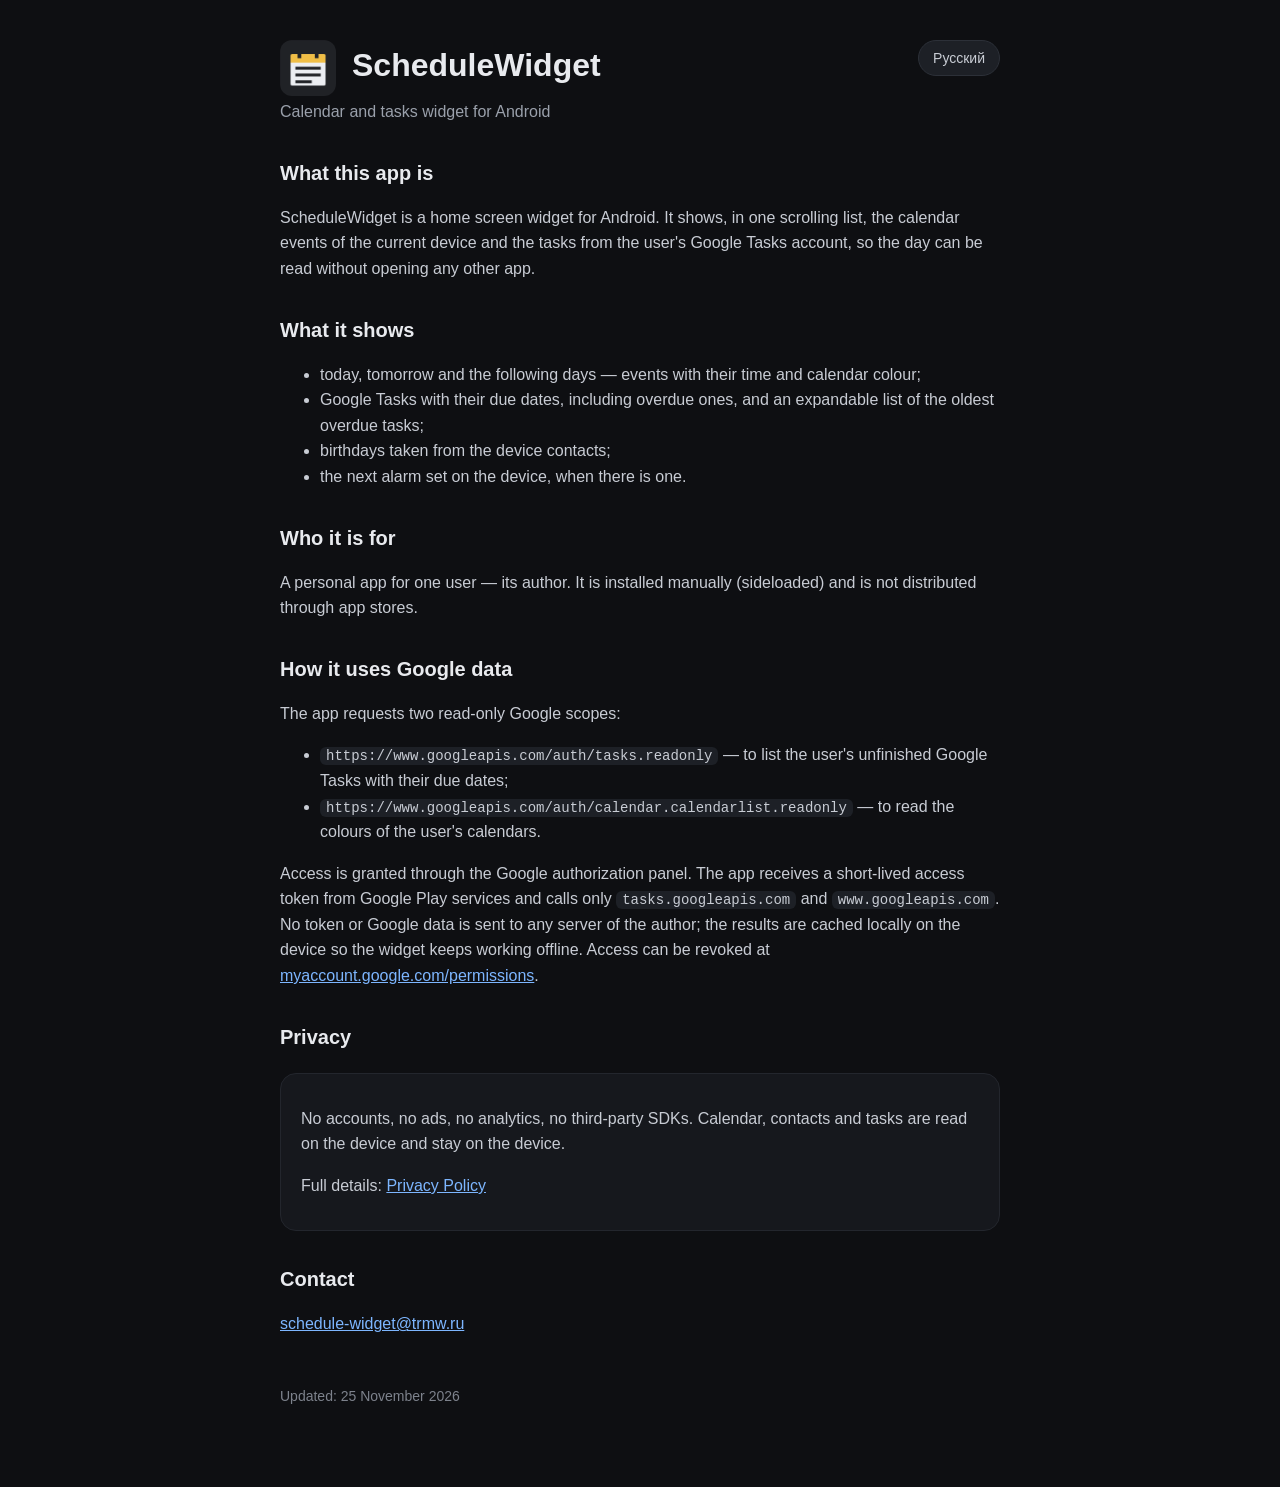
<file: index.html>
<!DOCTYPE html>
<html lang="en">
<head>
<meta charset="utf-8">
<meta name="viewport" content="width=device-width, initial-scale=1">
<title>ScheduleWidget — calendar and tasks widget for Android</title>
<link rel="stylesheet" href="style.css">
<link rel="icon" href="logo-512.png">
</head>
<body>
<main>
  <div class="top">
    <img class="logo" src="logo-512.png" alt="ScheduleWidget" width="56" height="56">
    <h1>ScheduleWidget</h1>
    <a class="lang" href="ru/" hreflang="ru">Русский</a>
  </div>
  <p class="sub">Calendar and tasks widget for Android</p>

  <h2>What this app is</h2>
  <p>ScheduleWidget is a home screen widget for Android. It shows, in one
  scrolling list, the calendar events of the current device and the tasks from
  the user's Google Tasks account, so the day can be read without opening any
  other app.</p>

  <h2>What it shows</h2>
  <ul>
    <li>today, tomorrow and the following days — events with their time and calendar colour;</li>
    <li>Google Tasks with their due dates, including overdue ones, and an expandable
        list of the oldest overdue tasks;</li>
    <li>birthdays taken from the device contacts;</li>
    <li>the next alarm set on the device, when there is one.</li>
  </ul>

  <h2>Who it is for</h2>
  <p>A personal app for one user — its author. It is installed manually
  (sideloaded) and is not distributed through app stores.</p>

  <h2>How it uses Google data</h2>
  <p>The app requests two read-only Google scopes:</p>
  <ul>
    <li><code>https://www.googleapis.com/auth/tasks.readonly</code> — to list the
        user's unfinished Google Tasks with their due dates;</li>
    <li><code>https://www.googleapis.com/auth/calendar.calendarlist.readonly</code> —
        to read the colours of the user's calendars.</li>
  </ul>
  <p>Access is granted through the Google authorization panel. The app receives a
  short-lived access token from Google Play services and calls only
  <code>tasks.googleapis.com</code> and <code>www.googleapis.com</code>. No token
  or Google data is sent to any server of the author; the results are cached
  locally on the device so the widget keeps working offline. Access can be
  revoked at
  <a href="https://myaccount.google.com/permissions">myaccount.google.com/permissions</a>.</p>

  <h2>Privacy</h2>
  <div class="card">
    <p>No accounts, no ads, no analytics, no third-party SDKs. Calendar, contacts
    and tasks are read on the device and stay on the device.</p>
    <p>Full details: <a href="privacy.html">Privacy Policy</a></p>
  </div>

  <h2>Contact</h2>
  <p><a href="mailto:schedule-widget@trmw.ru">schedule-widget@trmw.ru</a></p>

  <footer>
    Updated: 25 November 2026
  </footer>
</main>
</body>
</html>
</file>
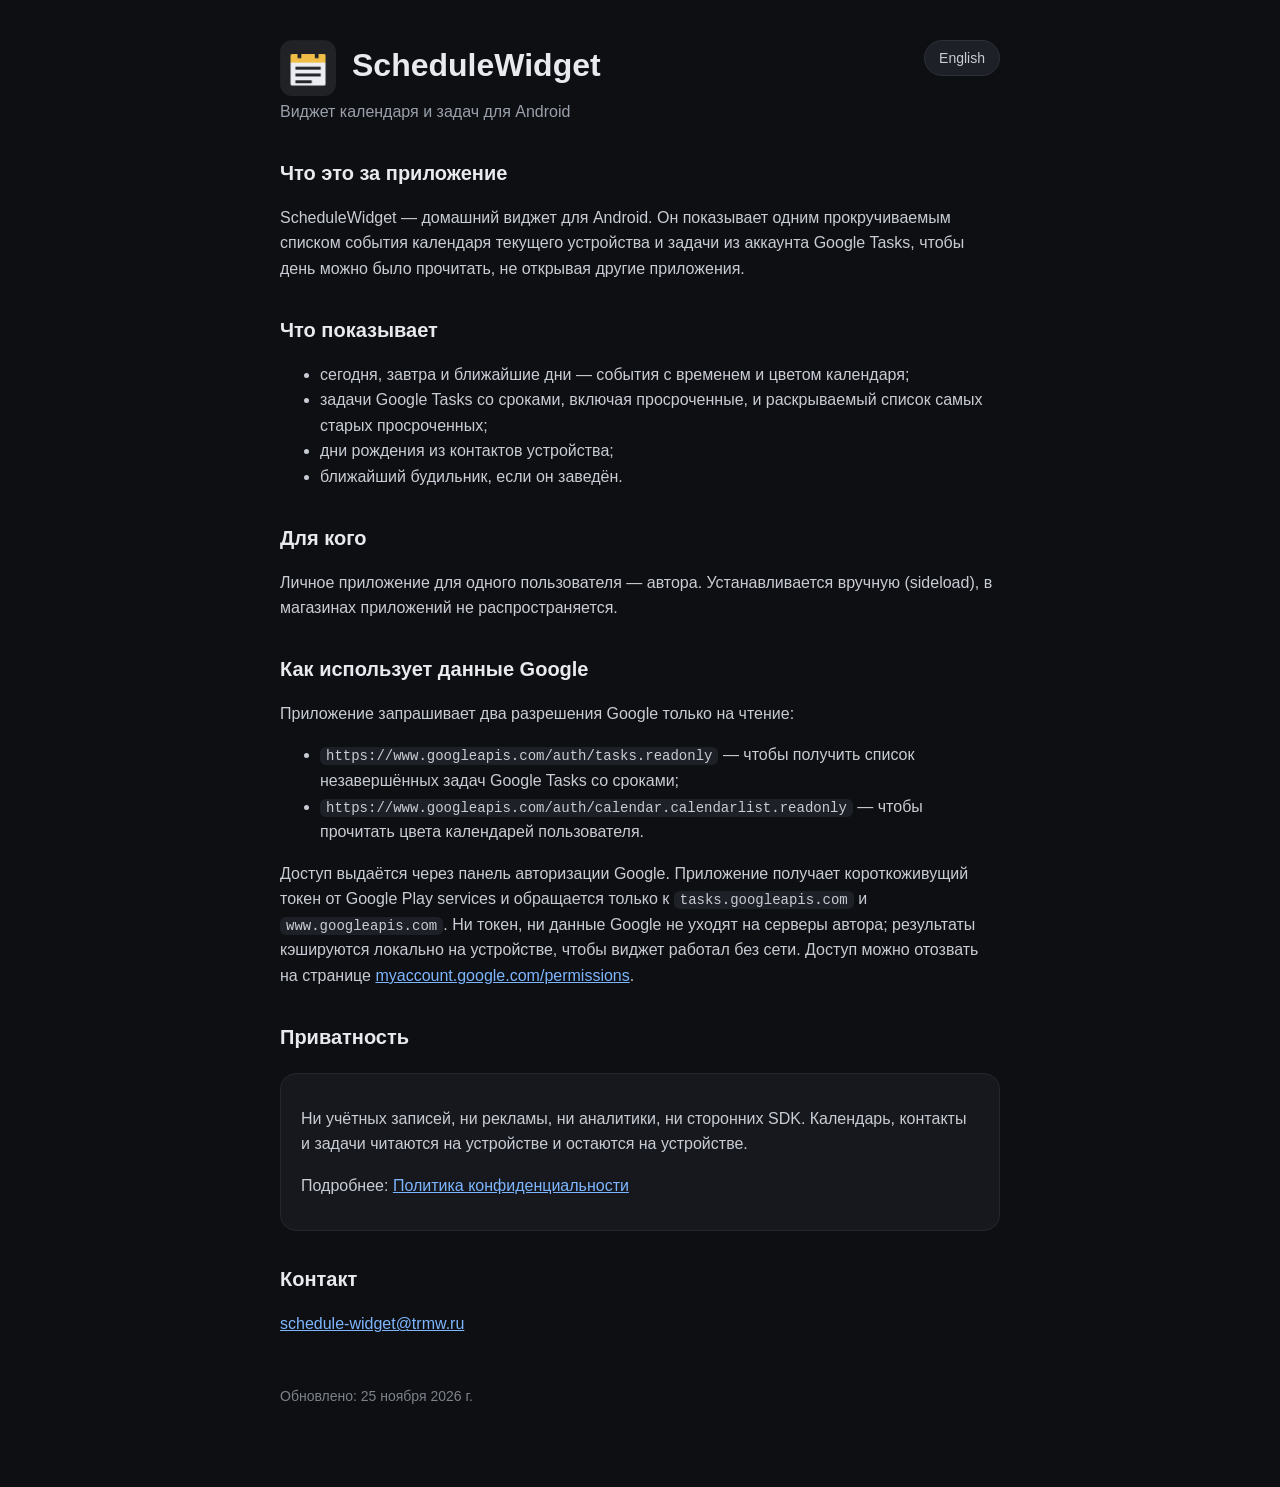
<file: ru/index.html>
<!DOCTYPE html>
<html lang="ru">
<head>
<meta charset="utf-8">
<meta name="viewport" content="width=device-width, initial-scale=1">
<title>ScheduleWidget — виджет календаря и задач для Android</title>
<link rel="stylesheet" href="../style.css">
<link rel="icon" href="../logo-512.png">
</head>
<body>
<main>
  <div class="top">
    <img class="logo" src="../logo-512.png" alt="ScheduleWidget" width="56" height="56">
    <h1>ScheduleWidget</h1>
    <a class="lang" href="../index.html" hreflang="en">English</a>
  </div>
  <p class="sub">Виджет календаря и задач для Android</p>

  <h2>Что это за приложение</h2>
  <p>ScheduleWidget — домашний виджет для Android. Он показывает одним
  прокручиваемым списком события календаря текущего устройства и задачи из
  аккаунта Google Tasks, чтобы день можно было прочитать, не открывая другие
  приложения.</p>

  <h2>Что показывает</h2>
  <ul>
    <li>сегодня, завтра и ближайшие дни — события с временем и цветом календаря;</li>
    <li>задачи Google Tasks со сроками, включая просроченные, и раскрываемый
        список самых старых просроченных;</li>
    <li>дни рождения из контактов устройства;</li>
    <li>ближайший будильник, если он заведён.</li>
  </ul>

  <h2>Для кого</h2>
  <p>Личное приложение для одного пользователя — автора. Устанавливается вручную
  (sideload), в магазинах приложений не распространяется.</p>

  <h2>Как использует данные Google</h2>
  <p>Приложение запрашивает два разрешения Google только на чтение:</p>
  <ul>
    <li><code>https://www.googleapis.com/auth/tasks.readonly</code> — чтобы
        получить список незавершённых задач Google Tasks со сроками;</li>
    <li><code>https://www.googleapis.com/auth/calendar.calendarlist.readonly</code> —
        чтобы прочитать цвета календарей пользователя.</li>
  </ul>
  <p>Доступ выдаётся через панель авторизации Google. Приложение получает
  короткоживущий токен от Google Play services и обращается только к
  <code>tasks.googleapis.com</code> и <code>www.googleapis.com</code>. Ни токен,
  ни данные Google не уходят на серверы автора; результаты кэшируются локально на
  устройстве, чтобы виджет работал без сети. Доступ можно отозвать на странице
  <a href="https://myaccount.google.com/permissions">myaccount.google.com/permissions</a>.</p>

  <h2>Приватность</h2>
  <div class="card">
    <p>Ни учётных записей, ни рекламы, ни аналитики, ни сторонних SDK. Календарь,
    контакты и задачи читаются на устройстве и остаются на устройстве.</p>
    <p>Подробнее: <a href="privacy.html">Политика конфиденциальности</a></p>
  </div>

  <h2>Контакт</h2>
  <p><a href="mailto:schedule-widget@trmw.ru">schedule-widget@trmw.ru</a></p>

  <footer>
    Обновлено: 25 ноября 2026 г.
  </footer>
</main>
</body>
</html>
</file>
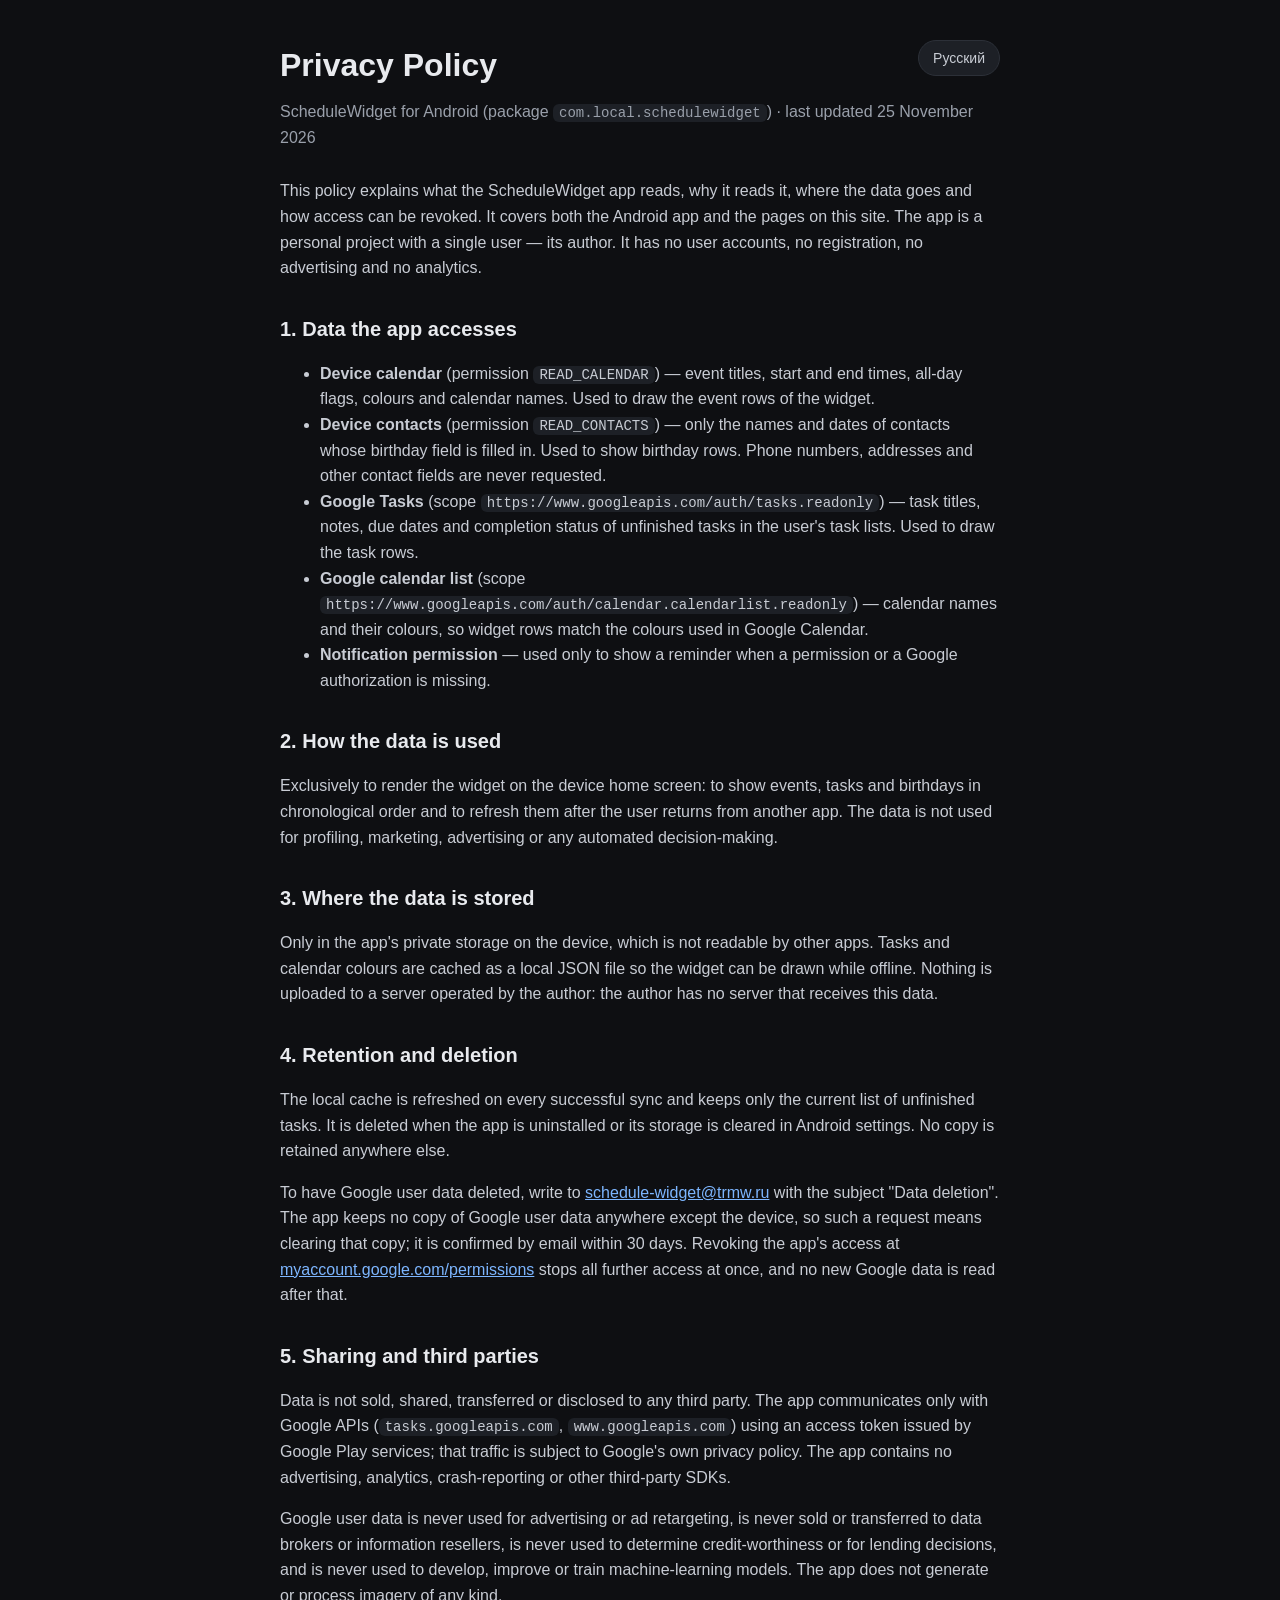
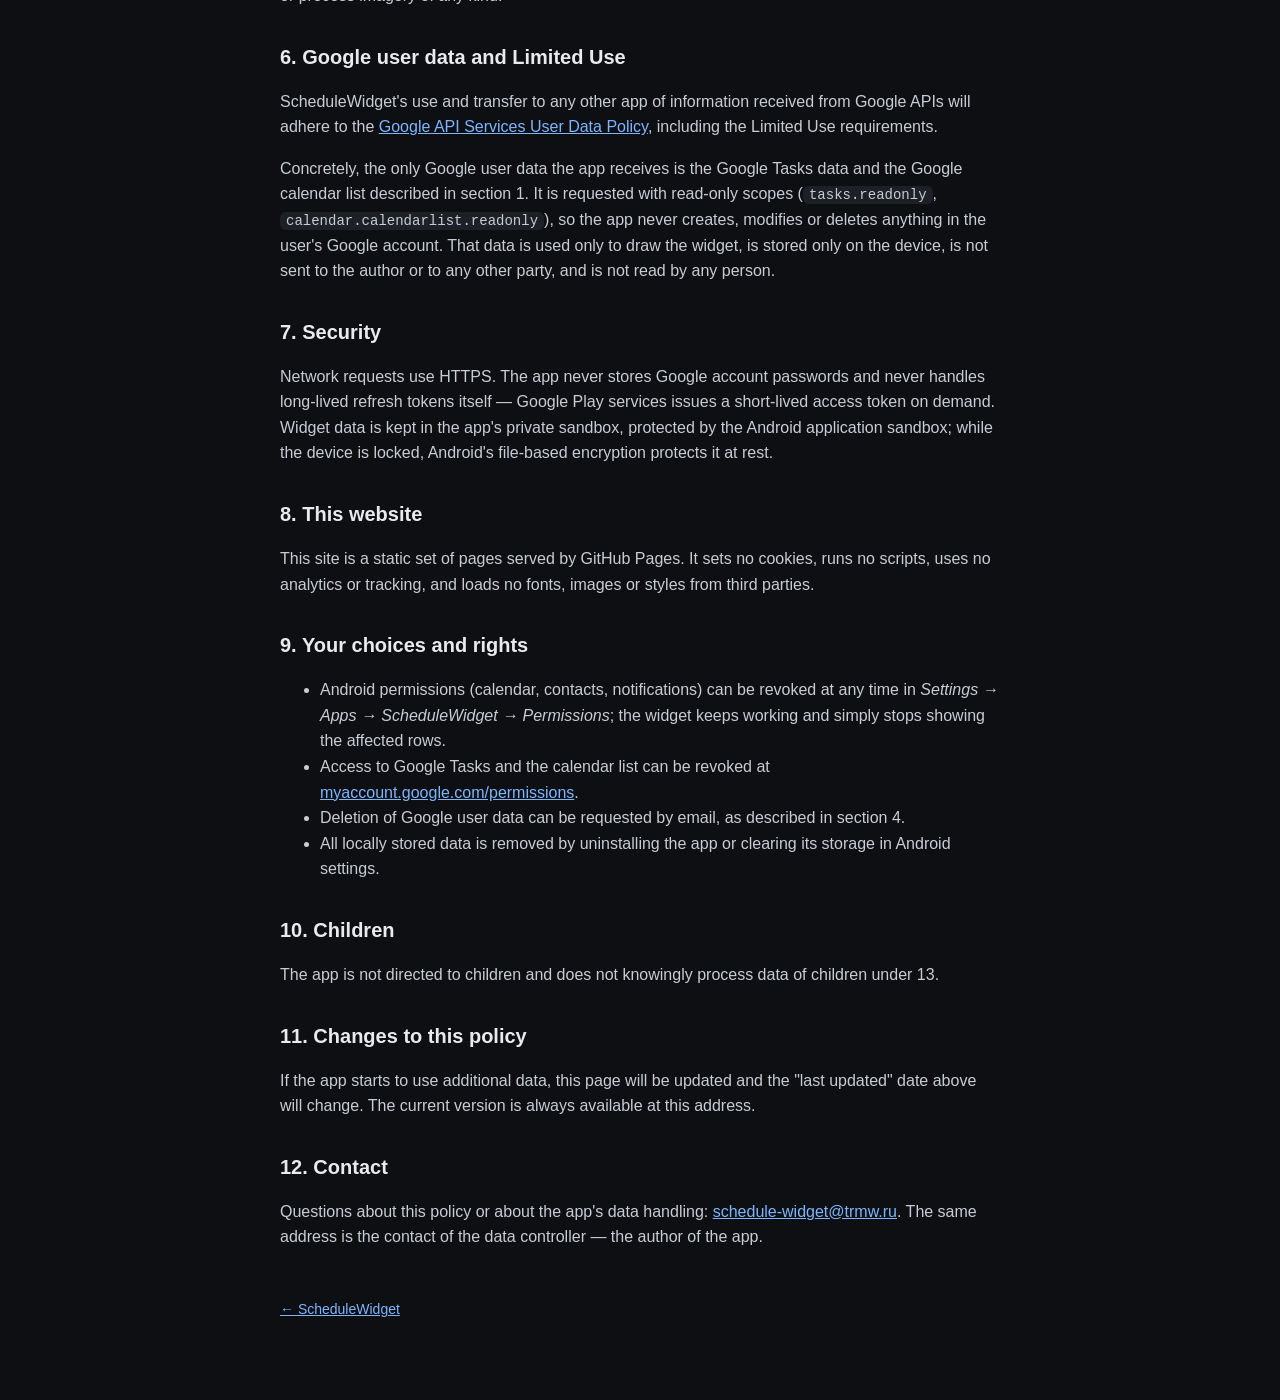
<file: privacy.html>
<!DOCTYPE html>
<html lang="en">
<head>
<meta charset="utf-8">
<meta name="viewport" content="width=device-width, initial-scale=1">
<title>ScheduleWidget — Privacy Policy</title>
<link rel="stylesheet" href="style.css">
<link rel="icon" href="logo-512.png">
</head>
<body>
<main>
  <div class="top">
    <h1>Privacy Policy</h1>
    <a class="lang" href="ru/privacy.html" hreflang="ru">Русский</a>
  </div>
  <p class="sub">ScheduleWidget for Android (package <code>com.local.schedulewidget</code>) ·
  last updated 25 November 2026</p>

  <p>This policy explains what the ScheduleWidget app reads, why it reads it,
  where the data goes and how access can be revoked. It covers both the Android
  app and the pages on this site. The app is a personal project with a single
  user — its author. It has no user accounts, no registration, no advertising
  and no analytics.</p>

  <h2>1. Data the app accesses</h2>
  <ul>
    <li><strong>Device calendar</strong> (permission <code>READ_CALENDAR</code>) —
        event titles, start and end times, all-day flags, colours and calendar
        names. Used to draw the event rows of the widget.</li>
    <li><strong>Device contacts</strong> (permission <code>READ_CONTACTS</code>) —
        only the names and dates of contacts whose birthday field is filled in.
        Used to show birthday rows. Phone numbers, addresses and other contact
        fields are never requested.</li>
    <li><strong>Google Tasks</strong> (scope
        <code>https://www.googleapis.com/auth/tasks.readonly</code>) — task
        titles, notes, due dates and completion status of unfinished tasks in the
        user's task lists. Used to draw the task rows.</li>
    <li><strong>Google calendar list</strong> (scope
        <code>https://www.googleapis.com/auth/calendar.calendarlist.readonly</code>)
        — calendar names and their colours, so widget rows match the colours used
        in Google Calendar.</li>
    <li><strong>Notification permission</strong> — used only to show a reminder
        when a permission or a Google authorization is missing.</li>
  </ul>

  <h2>2. How the data is used</h2>
  <p>Exclusively to render the widget on the device home screen: to show events,
  tasks and birthdays in chronological order and to refresh them after the user
  returns from another app. The data is not used for profiling, marketing,
  advertising or any automated decision-making.</p>

  <h2>3. Where the data is stored</h2>
  <p>Only in the app's private storage on the device, which is not readable by
  other apps. Tasks and calendar colours are cached as a local JSON file so the
  widget can be drawn while offline. Nothing is uploaded to a server operated by
  the author: the author has no server that receives this data.</p>

  <h2>4. Retention and deletion</h2>
  <p>The local cache is refreshed on every successful sync and keeps only the
  current list of unfinished tasks. It is deleted when the app is uninstalled or
  its storage is cleared in Android settings. No copy is retained anywhere else.</p>
  <p>To have Google user data deleted, write to
  <a href="mailto:schedule-widget@trmw.ru">schedule-widget@trmw.ru</a> with the
  subject "Data deletion". The app keeps no copy of Google user data anywhere
  except the device, so such a request means clearing that copy; it is confirmed
  by email within 30 days. Revoking the app's access at
  <a href="https://myaccount.google.com/permissions">myaccount.google.com/permissions</a>
  stops all further access at once, and no new Google data is read after that.</p>

  <h2>5. Sharing and third parties</h2>
  <p>Data is not sold, shared, transferred or disclosed to any third party. The
  app communicates only with Google APIs (<code>tasks.googleapis.com</code>,
  <code>www.googleapis.com</code>) using an access token issued by Google Play
  services; that traffic is subject to Google's own privacy policy. The app
  contains no advertising, analytics, crash-reporting or other third-party SDKs.</p>
  <p>Google user data is never used for advertising or ad retargeting, is never
  sold or transferred to data brokers or information resellers, is never used to
  determine credit-worthiness or for lending decisions, and is never used to
  develop, improve or train machine-learning models. The app does not generate
  or process imagery of any kind.</p>

  <h2>6. Google user data and Limited Use</h2>
  <p>ScheduleWidget's use and transfer to any other app of information received
  from Google APIs will adhere to the
  <a href="https://developers.google.com/terms/api-services-user-data-policy">Google
  API Services User Data Policy</a>, including the Limited Use requirements.</p>
  <p>Concretely, the only Google user data the app receives is the Google Tasks
  data and the Google calendar list described in section 1. It is requested with
  read-only scopes (<code>tasks.readonly</code>,
  <code>calendar.calendarlist.readonly</code>), so the app never creates,
  modifies or deletes anything in the user's Google account. That data is used
  only to draw the widget, is stored only on the device, is not sent to the
  author or to any other party, and is not read by any person.</p>

  <h2>7. Security</h2>
  <p>Network requests use HTTPS. The app never stores Google account passwords
  and never handles long-lived refresh tokens itself — Google Play services
  issues a short-lived access token on demand. Widget data is kept in the app's
  private sandbox, protected by the Android application sandbox; while the device
  is locked, Android's file-based encryption protects it at rest.</p>

  <h2>8. This website</h2>
  <p>This site is a static set of pages served by GitHub Pages. It sets no
  cookies, runs no scripts, uses no analytics or tracking, and loads no fonts,
  images or styles from third parties.</p>

  <h2>9. Your choices and rights</h2>
  <ul>
    <li>Android permissions (calendar, contacts, notifications) can be revoked at
        any time in <em>Settings → Apps → ScheduleWidget → Permissions</em>; the
        widget keeps working and simply stops showing the affected rows.</li>
    <li>Access to Google Tasks and the calendar list can be revoked at
        <a href="https://myaccount.google.com/permissions">myaccount.google.com/permissions</a>.</li>
    <li>Deletion of Google user data can be requested by email, as described in
        section 4.</li>
    <li>All locally stored data is removed by uninstalling the app or clearing its
        storage in Android settings.</li>
  </ul>

  <h2>10. Children</h2>
  <p>The app is not directed to children and does not knowingly process data of
  children under 13.</p>

  <h2>11. Changes to this policy</h2>
  <p>If the app starts to use additional data, this page will be updated and the
  "last updated" date above will change. The current version is always available
  at this address.</p>

  <h2>12. Contact</h2>
  <p>Questions about this policy or about the app's data handling:
  <a href="mailto:schedule-widget@trmw.ru">schedule-widget@trmw.ru</a>. The same
  address is the contact of the data controller — the author of the app.</p>

  <footer>
    <a href="index.html">← ScheduleWidget</a>
  </footer>
</main>
</body>
</html>
</file>
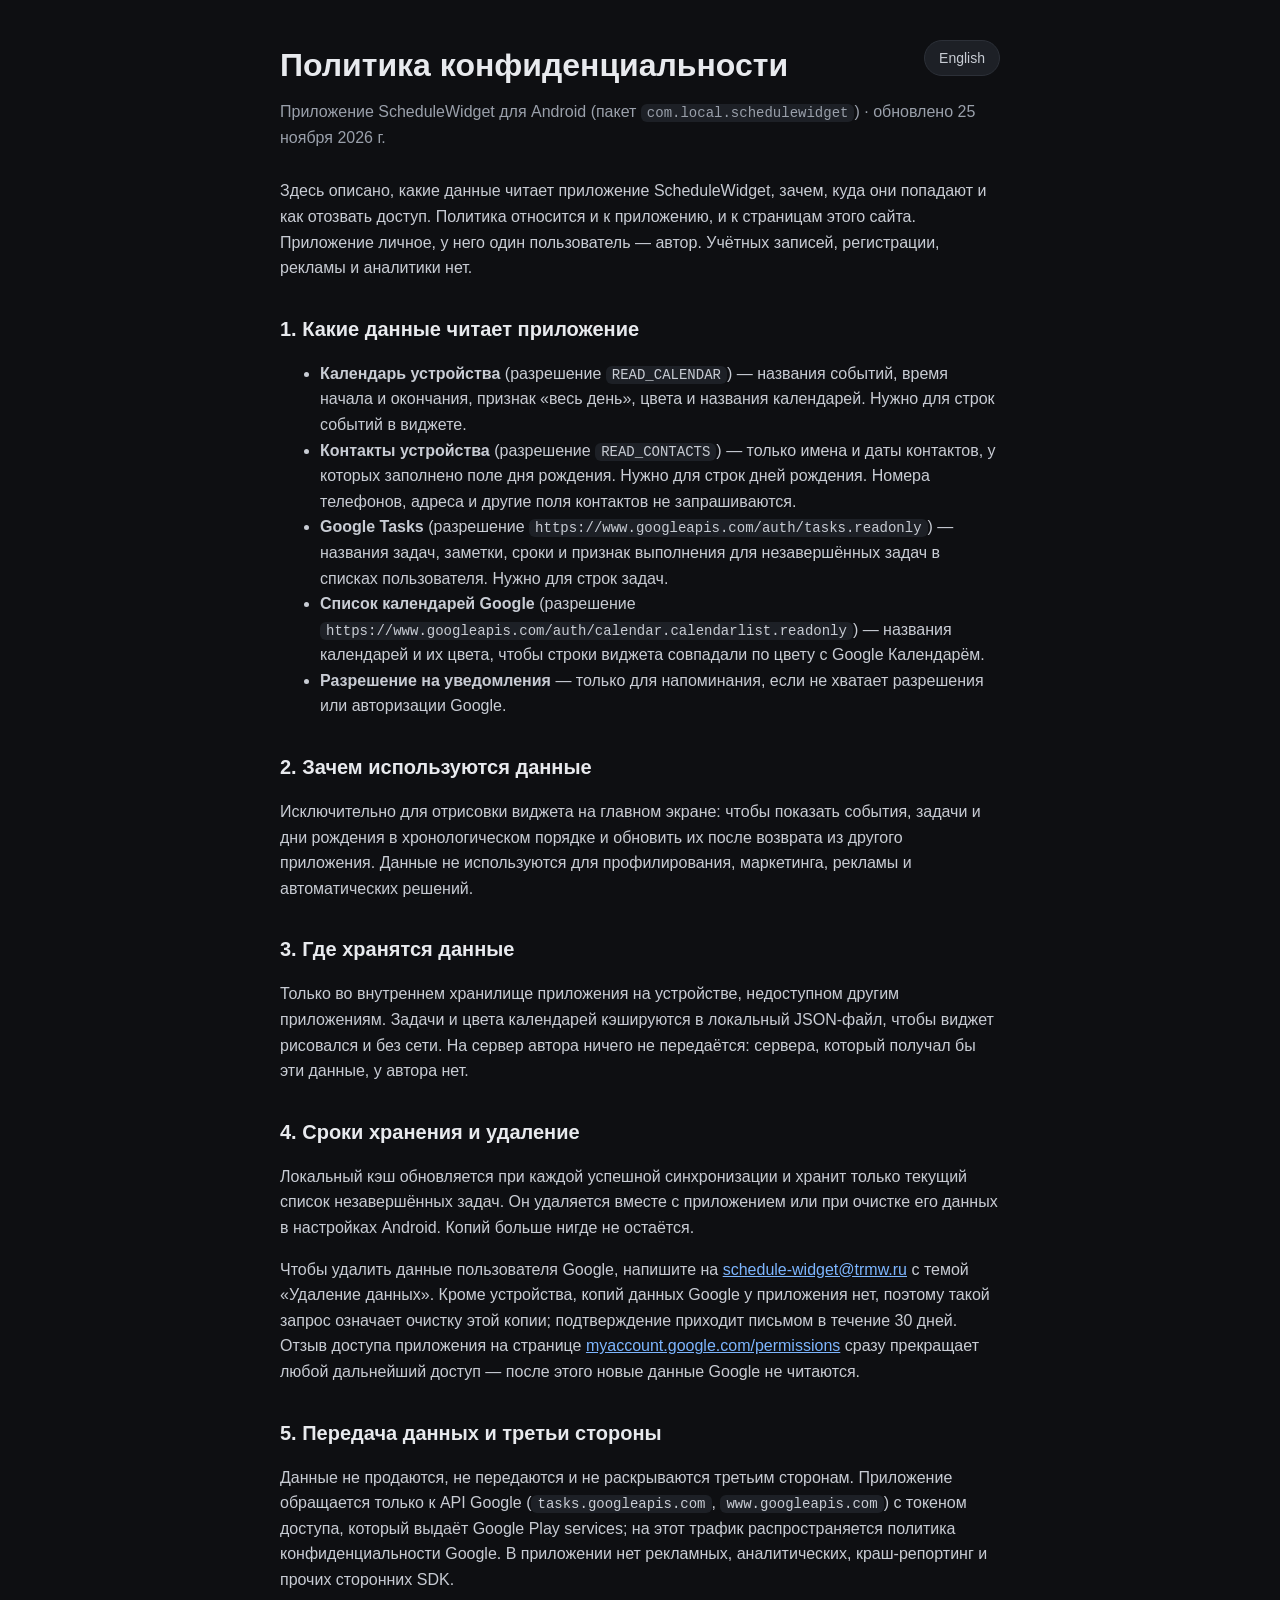
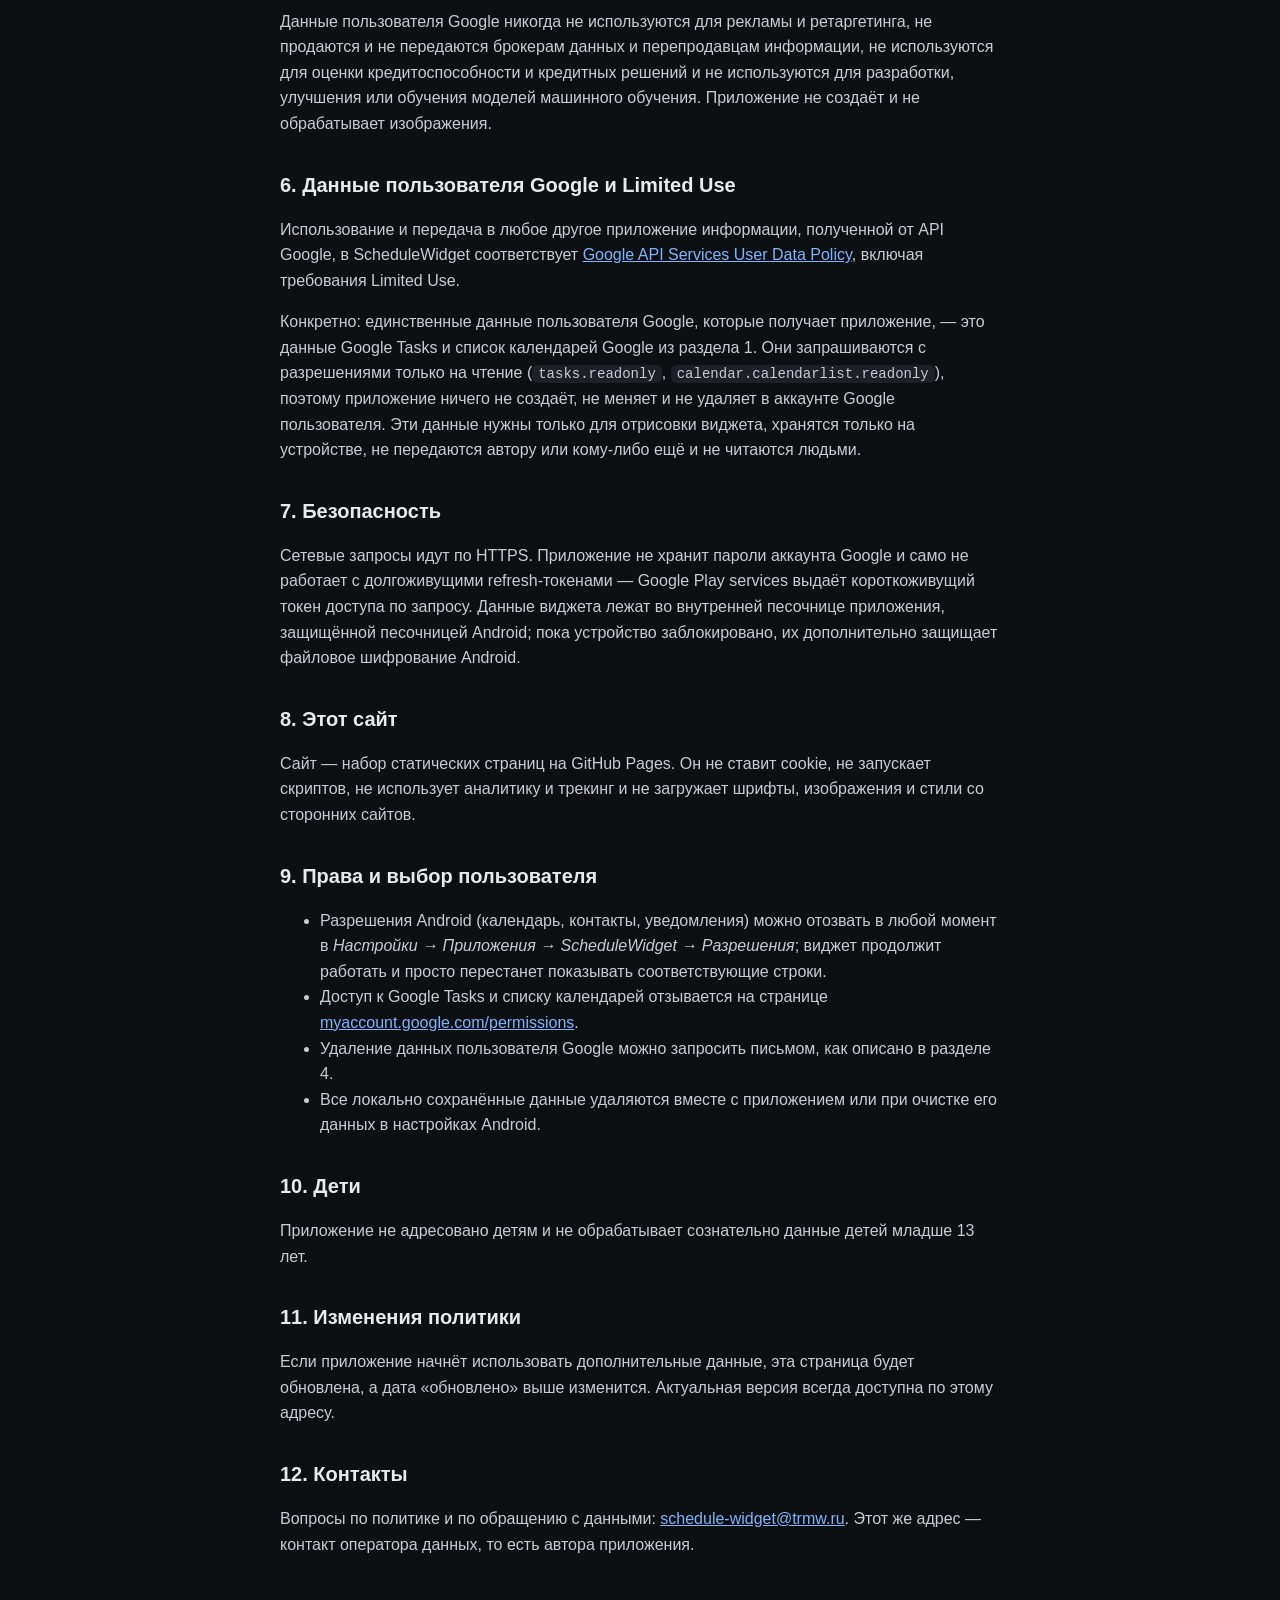
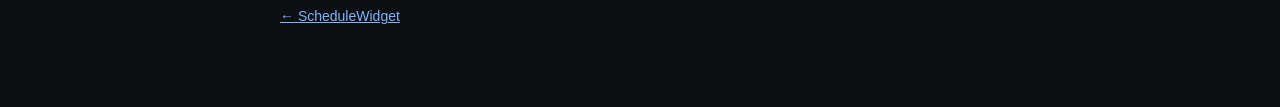
<file: ru/privacy.html>
<!DOCTYPE html>
<html lang="ru">
<head>
<meta charset="utf-8">
<meta name="viewport" content="width=device-width, initial-scale=1">
<title>ScheduleWidget — политика конфиденциальности</title>
<link rel="stylesheet" href="../style.css">
<link rel="icon" href="../logo-512.png">
</head>
<body>
<main>
  <div class="top">
    <h1>Политика конфиденциальности</h1>
    <a class="lang" href="../privacy.html" hreflang="en">English</a>
  </div>
  <p class="sub">Приложение ScheduleWidget для Android (пакет
  <code>com.local.schedulewidget</code>) · обновлено 25 ноября 2026 г.</p>

  <p>Здесь описано, какие данные читает приложение ScheduleWidget, зачем, куда
  они попадают и как отозвать доступ. Политика относится и к приложению, и к
  страницам этого сайта. Приложение личное, у него один пользователь — автор.
  Учётных записей, регистрации, рекламы и аналитики нет.</p>

  <h2>1. Какие данные читает приложение</h2>
  <ul>
    <li><strong>Календарь устройства</strong> (разрешение <code>READ_CALENDAR</code>) —
        названия событий, время начала и окончания, признак «весь день», цвета и
        названия календарей. Нужно для строк событий в виджете.</li>
    <li><strong>Контакты устройства</strong> (разрешение <code>READ_CONTACTS</code>) —
        только имена и даты контактов, у которых заполнено поле дня рождения.
        Нужно для строк дней рождения. Номера телефонов, адреса и другие поля
        контактов не запрашиваются.</li>
    <li><strong>Google Tasks</strong> (разрешение
        <code>https://www.googleapis.com/auth/tasks.readonly</code>) — названия
        задач, заметки, сроки и признак выполнения для незавершённых задач в
        списках пользователя. Нужно для строк задач.</li>
    <li><strong>Список календарей Google</strong> (разрешение
        <code>https://www.googleapis.com/auth/calendar.calendarlist.readonly</code>) —
        названия календарей и их цвета, чтобы строки виджета совпадали по цвету с
        Google Календарём.</li>
    <li><strong>Разрешение на уведомления</strong> — только для напоминания, если
        не хватает разрешения или авторизации Google.</li>
  </ul>

  <h2>2. Зачем используются данные</h2>
  <p>Исключительно для отрисовки виджета на главном экране: чтобы показать
  события, задачи и дни рождения в хронологическом порядке и обновить их после
  возврата из другого приложения. Данные не используются для профилирования,
  маркетинга, рекламы и автоматических решений.</p>

  <h2>3. Где хранятся данные</h2>
  <p>Только во внутреннем хранилище приложения на устройстве, недоступном другим
  приложениям. Задачи и цвета календарей кэшируются в локальный JSON-файл, чтобы
  виджет рисовался и без сети. На сервер автора ничего не передаётся: сервера,
  который получал бы эти данные, у автора нет.</p>

  <h2>4. Сроки хранения и удаление</h2>
  <p>Локальный кэш обновляется при каждой успешной синхронизации и хранит только
  текущий список незавершённых задач. Он удаляется вместе с приложением или при
  очистке его данных в настройках Android. Копий больше нигде не остаётся.</p>
  <p>Чтобы удалить данные пользователя Google, напишите на
  <a href="mailto:schedule-widget@trmw.ru">schedule-widget@trmw.ru</a> с темой
  «Удаление данных». Кроме устройства, копий данных Google у приложения нет,
  поэтому такой запрос означает очистку этой копии; подтверждение приходит
  письмом в течение 30 дней. Отзыв доступа приложения на странице
  <a href="https://myaccount.google.com/permissions">myaccount.google.com/permissions</a>
  сразу прекращает любой дальнейший доступ — после этого новые данные Google не
  читаются.</p>

  <h2>5. Передача данных и третьи стороны</h2>
  <p>Данные не продаются, не передаются и не раскрываются третьим сторонам.
  Приложение обращается только к API Google (<code>tasks.googleapis.com</code>,
  <code>www.googleapis.com</code>) с токеном доступа, который выдаёт Google Play
  services; на этот трафик распространяется политика конфиденциальности Google.
  В приложении нет рекламных, аналитических, краш-репортинг и прочих сторонних
  SDK.</p>
  <p>Данные пользователя Google никогда не используются для рекламы и
  ретаргетинга, не продаются и не передаются брокерам данных и перепродавцам
  информации, не используются для оценки кредитоспособности и кредитных решений
  и не используются для разработки, улучшения или обучения моделей машинного
  обучения. Приложение не создаёт и не обрабатывает изображения.</p>

  <h2>6. Данные пользователя Google и Limited Use</h2>
  <p>Использование и передача в любое другое приложение информации, полученной
  от API Google, в ScheduleWidget соответствует
  <a href="https://developers.google.com/terms/api-services-user-data-policy">Google
  API Services User Data Policy</a>, включая требования Limited Use.</p>
  <p>Конкретно: единственные данные пользователя Google, которые получает
  приложение, — это данные Google Tasks и список календарей Google из раздела 1.
  Они запрашиваются с разрешениями только на чтение (<code>tasks.readonly</code>,
  <code>calendar.calendarlist.readonly</code>), поэтому приложение ничего не
  создаёт, не меняет и не удаляет в аккаунте Google пользователя. Эти данные
  нужны только для отрисовки виджета, хранятся только на устройстве, не
  передаются автору или кому-либо ещё и не читаются людьми.</p>

  <h2>7. Безопасность</h2>
  <p>Сетевые запросы идут по HTTPS. Приложение не хранит пароли аккаунта Google и
  само не работает с долгоживущими refresh-токенами — Google Play services выдаёт
  короткоживущий токен доступа по запросу. Данные виджета лежат во внутренней
  песочнице приложения, защищённой песочницей Android; пока устройство
  заблокировано, их дополнительно защищает файловое шифрование Android.</p>

  <h2>8. Этот сайт</h2>
  <p>Сайт — набор статических страниц на GitHub Pages. Он не ставит cookie, не
  запускает скриптов, не использует аналитику и трекинг и не загружает шрифты,
  изображения и стили со сторонних сайтов.</p>

  <h2>9. Права и выбор пользователя</h2>
  <ul>
    <li>Разрешения Android (календарь, контакты, уведомления) можно отозвать в
        любой момент в <em>Настройки → Приложения → ScheduleWidget → Разрешения</em>;
        виджет продолжит работать и просто перестанет показывать соответствующие
        строки.</li>
    <li>Доступ к Google Tasks и списку календарей отзывается на странице
        <a href="https://myaccount.google.com/permissions">myaccount.google.com/permissions</a>.</li>
    <li>Удаление данных пользователя Google можно запросить письмом, как описано
        в разделе 4.</li>
    <li>Все локально сохранённые данные удаляются вместе с приложением или при
        очистке его данных в настройках Android.</li>
  </ul>

  <h2>10. Дети</h2>
  <p>Приложение не адресовано детям и не обрабатывает сознательно данные детей
  младше 13 лет.</p>

  <h2>11. Изменения политики</h2>
  <p>Если приложение начнёт использовать дополнительные данные, эта страница
  будет обновлена, а дата «обновлено» выше изменится. Актуальная версия всегда
  доступна по этому адресу.</p>

  <h2>12. Контакты</h2>
  <p>Вопросы по политике и по обращению с данными:
  <a href="mailto:schedule-widget@trmw.ru">schedule-widget@trmw.ru</a>. Этот же
  адрес — контакт оператора данных, то есть автора приложения.</p>

  <footer>
    <a href="../index.html">← ScheduleWidget</a>
  </footer>
</main>
</body>
</html>
</file>
<file: style.css>
:root { color-scheme: dark; }
body { margin: 0; background: #0e0f12; color: #e8eaee;
       font: 16px/1.6 -apple-system, "Segoe UI", Roboto, Arial, sans-serif; }
main { max-width: 720px; margin: 0 auto; padding: 40px 20px 80px; }
.top { display: flex; align-items: flex-start; gap: 16px; }
.top h1 { flex: 1; }
h1 { font-size: 32px; margin: 0 0 8px; }
h2 { font-size: 20px; margin: 32px 0 8px; }
p, li { color: #c8ccd4; }
.sub { color: #9aa0ab; margin: 0 0 28px; }
.card { background: #16181d; border: 1px solid #23262d; border-radius: 16px;
        padding: 16px 20px; margin: 20px 0; }
code { background: #1d2026; padding: 1px 6px; border-radius: 6px; font-size: 14px; }
a { color: #7db6ff; }
footer { margin-top: 48px; color: #7d828c; font-size: 14px; }
.lang { background: #1d2026; color: #c8ccd4; border: 1px solid #2c3038;
        border-radius: 999px; padding: 6px 14px; font: inherit; font-size: 14px;
        text-decoration: none; white-space: nowrap; }
.lang:hover { border-color: #3a404b; color: #e8eaee; }
.logo { width: 56px; height: 56px; border-radius: 12px; flex: none; }
</file>
